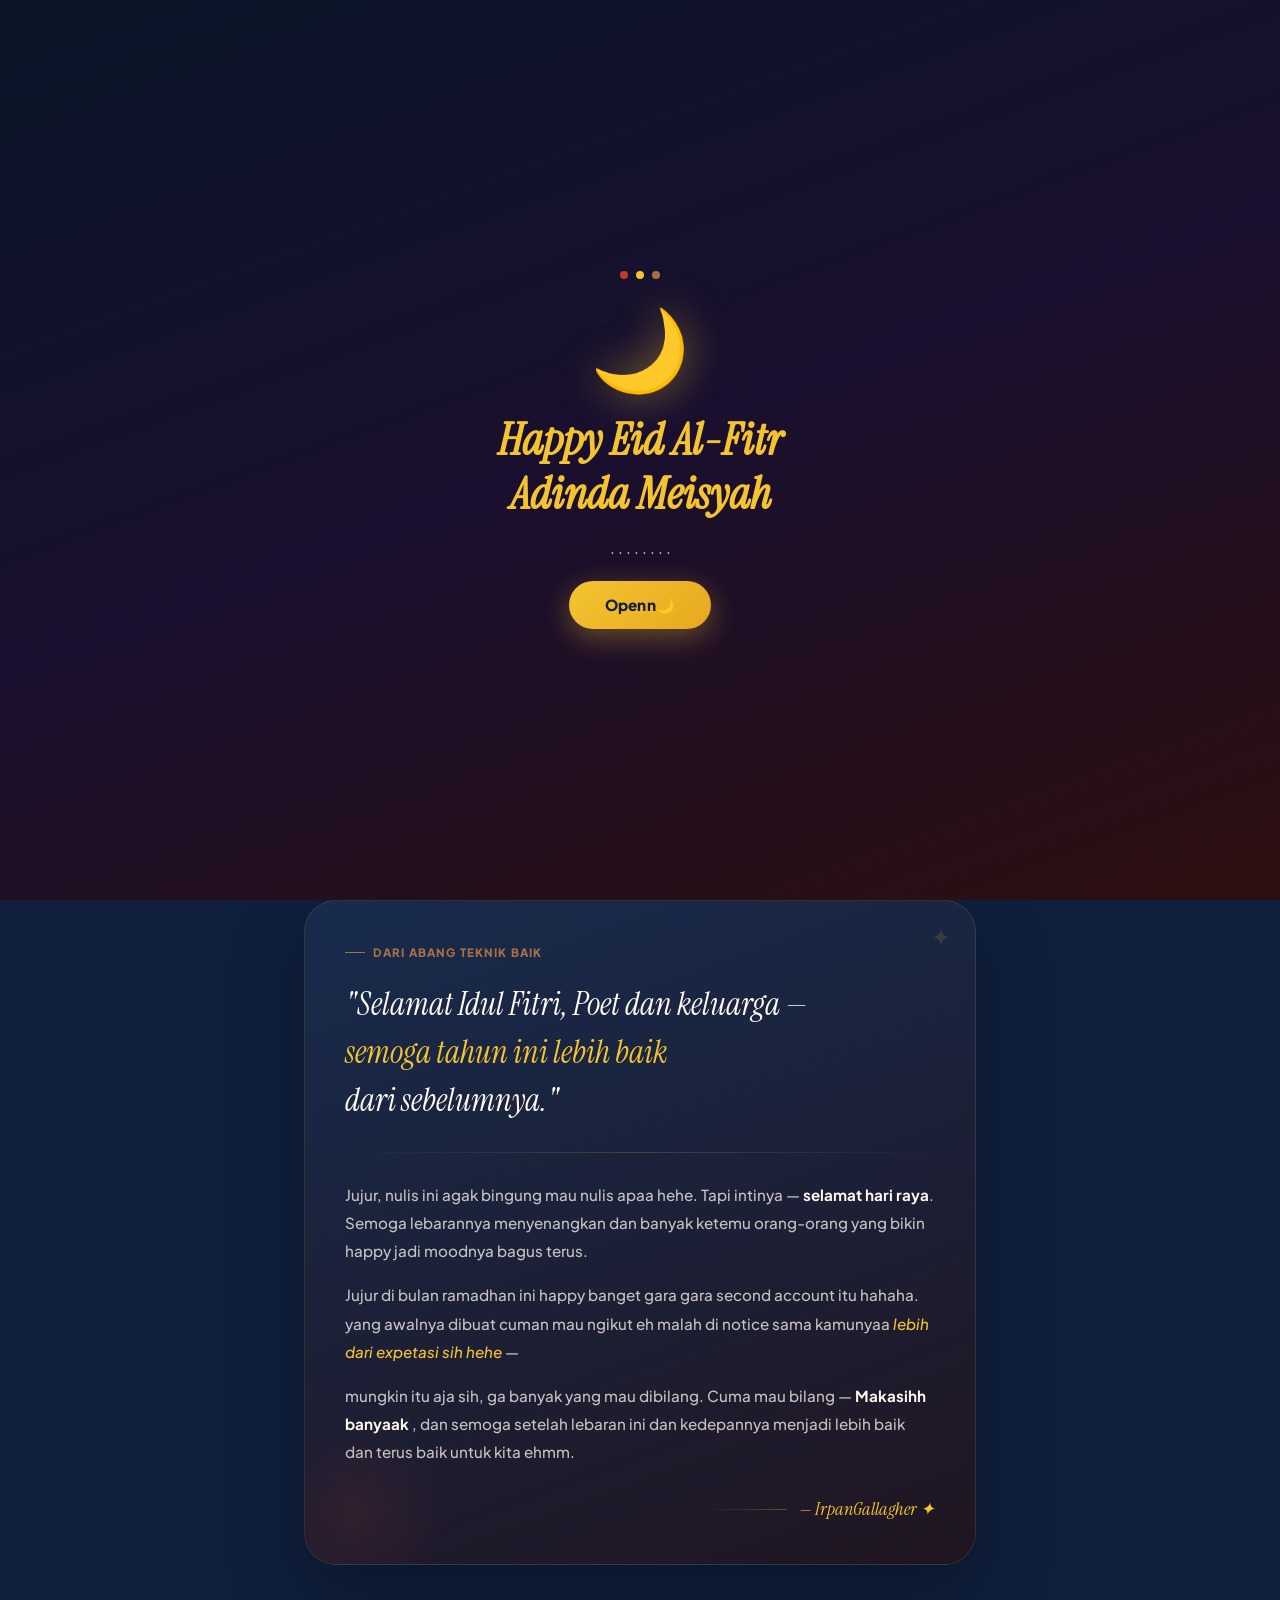
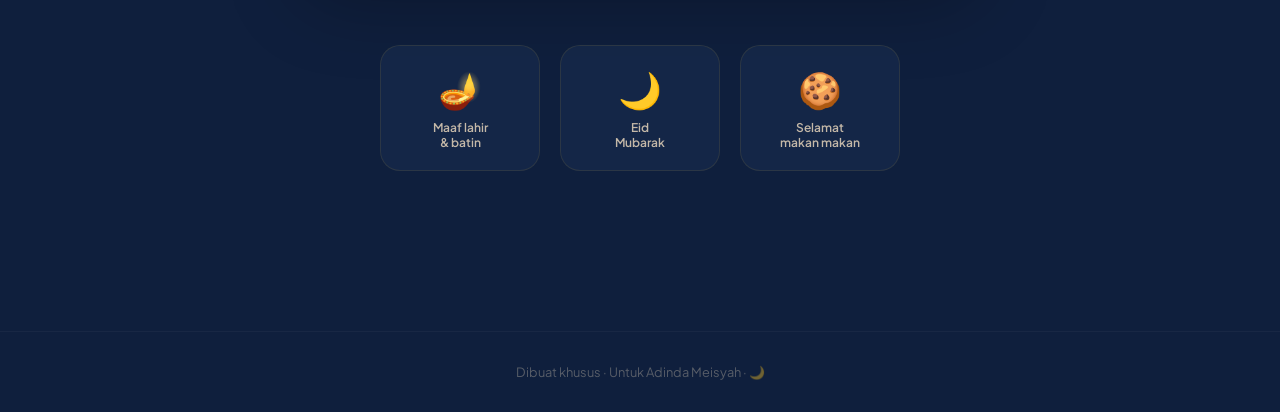
<file: index.html>
<!DOCTYPE html>
<html lang="id">
<head>
  <meta charset="UTF-8" />
  <meta name="viewport" content="width=device-width, initial-scale=1.0" />
  <title>Happy Eid Mubarak🌙</title>
  <link href="https://fonts.googleapis.com/css2?family=Instrument+Serif:ital@0;1&family=Plus+Jakarta+Sans:wght@400;500;600;700;800&display=swap" rel="stylesheet" />
  <style>
    :root {
      --navy:   #0F1F3D;
      --navy2:  #1a2f52;
      --red:    #C0392B;
      --red2:   #e74c3c;
      --brown:  #8B5E3C;
      --brown2: #a97044;
      --gold:   #F4C430;
      --cream:  #FFF8EE;
      --soft:   #c4b8a8;
      --white:  #FFFFFF;
      --ff:     'Plus Jakarta Sans', sans-serif;
      --fd:     'Instrument Serif', serif;
    }

    *, *::before, *::after { margin: 0; padding: 0; box-sizing: border-box; }
    html { scroll-behavior: smooth; }

    body {
      font-family: var(--ff);
      background: var(--navy);
      color: var(--cream);
      overflow-x: hidden;
      min-height: 100vh;
    }

    /* ── Bintang background ── */
    .stars {
      position: fixed; inset: 0; z-index: 0; pointer-events: none;
      overflow: hidden;
    }
    .star {
      position: absolute;
      border-radius: 50%;
      background: white;
      animation: twinkle var(--d, 3s) ease-in-out infinite alternate;
    }
    @keyframes twinkle {
      from { opacity: var(--min, 0.1); transform: scale(1); }
      to   { opacity: var(--max, 0.8); transform: scale(1.3); }
    }

    /* ── Splash ── */
    .splash {
      position: fixed; inset: 0; z-index: 9999;
      display: flex; align-items: center; justify-content: center;
      background: linear-gradient(160deg, #0a1628 0%, #1a0f2e 50%, #2d0f0f 100%);
      transition: opacity 0.7s ease, transform 0.7s ease;
    }
    .splash.hide { opacity: 0; transform: scale(1.06); pointer-events: none; }

    .splash-inner {
      text-align: center;
      display: flex; flex-direction: column; align-items: center; gap: 16px;
      padding: 40px 32px;
    }
    .splash-moon {
      font-size: 5rem;
      animation: moonFloat 2s ease-in-out infinite alternate;
      filter: drop-shadow(0 0 20px rgba(244,196,48,0.5));
    }
    @keyframes moonFloat {
      from { transform: translateY(0) rotate(-5deg); }
      to   { transform: translateY(-16px) rotate(5deg); }
    }
    .splash-title {
      font-family: var(--fd); font-style: italic;
      font-size: clamp(1.8rem, 5vw, 2.8rem);
      color: var(--gold); line-height: 1.2;
    }
    .splash-sub {
      font-size: 0.95rem; color: var(--soft); font-weight: 500;
    }
    .splash-btn {
      margin-top: 8px; padding: 14px 36px;
      border-radius: 50px; border: none; cursor: pointer;
      background: linear-gradient(135deg, var(--gold), #e8a820);
      color: var(--navy); font-family: var(--ff);
      font-size: 0.95rem; font-weight: 800;
      box-shadow: 0 8px 28px rgba(244,196,48,0.35);
      transition: transform 0.2s, box-shadow 0.2s;
      letter-spacing: 0.02em;
    }
    .splash-btn:hover { transform: translateY(-3px); box-shadow: 0 12px 36px rgba(244,196,48,0.45); }

    .splash-dots { display: flex; gap: 8px; }
    .sdot {
      width: 8px; height: 8px; border-radius: 50%;
      animation: bounce 1.4s ease-in-out infinite;
    }
    .sdot:nth-child(1) { background: var(--red);   }
    .sdot:nth-child(2) { background: var(--gold);  animation-delay: 0.2s; }
    .sdot:nth-child(3) { background: var(--brown2); animation-delay: 0.4s; }
    @keyframes bounce { 0%,100%{transform:translateY(0)} 50%{transform:translateY(-8px)} }

    /* ── Progress Bar ── */
    .progress-bar {
      position: fixed; top: 0; left: 0; height: 3px; width: 0%;
      background: linear-gradient(90deg, var(--red), var(--gold), var(--brown2));
      z-index: 999; transition: width 0.1s;
    }

    /* ── Navbar ── */
    .floatnav {
      position: fixed; bottom: 20px; left: 50%;
      transform: translateX(-50%) translateY(20px);
      z-index: 997; opacity: 0; pointer-events: none;
      display: flex; align-items: center; gap: 4px;
      background: rgba(15,31,61,0.92);
      backdrop-filter: blur(20px);
      border-radius: 24px; padding: 10px 14px;
      box-shadow: 0 12px 40px rgba(0,0,0,0.4), 0 0 0 1px rgba(244,196,48,0.15);
      transition: opacity 0.5s ease, transform 0.5s ease;
    }
    .floatnav.visible { opacity: 1; pointer-events: auto; transform: translateX(-50%) translateY(0); }
    .floatnav a {
      display: flex; flex-direction: column; align-items: center; gap: 3px;
      padding: 9px 18px; border-radius: 16px; text-decoration: none;
      font-size: 0.7rem; font-weight: 800; color: var(--soft);
      transition: all 0.2s; white-space: nowrap;
    }
    .floatnav a .nav-icon { font-size: 1.3rem; line-height: 1; }
    .floatnav a:hover { background: rgba(244,196,48,0.1); color: var(--gold); transform: translateY(-2px); }
    .floatnav a.active { background: linear-gradient(135deg, var(--red), var(--brown)); color: white; }
    .nav-divider { width: 1px; height: 32px; background: rgba(255,255,255,0.08); margin: 0 2px; }
    .floatnav a.nav-ruang {
      background: rgba(192,57,43,0.15); color: var(--red2);
      border: 1px solid rgba(192,57,43,0.2);
    }
    .floatnav a.nav-ruang:hover { background: var(--red); color: white; }

    /* ── Layout ── */
    main { position: relative; z-index: 1; padding-bottom: 100px; }

    /* ════════════════════
       SECTION 1 — HERO
       ════════════════════ */
    #hero {
      min-height: 100vh;
      display: flex; align-items: center; justify-content: center;
      text-align: center; padding: 100px 24px 60px;
      position: relative;
    }

    .hero-inner { max-width: 680px; margin: 0 auto; }

    .hero-tag {
      display: inline-flex; align-items: center; gap: 8px;
      background: rgba(244,196,48,0.12);
      border: 1px solid rgba(244,196,48,0.25);
      border-radius: 50px; padding: 6px 18px;
      font-size: 0.78rem; font-weight: 700; color: var(--gold);
      margin-bottom: 28px; letter-spacing: 0.04em;
      animation: fadeUp 0.6s ease both;
    }

    .hero-moon-deco {
      font-size: 4.5rem; margin-bottom: 20px; display: block;
      filter: drop-shadow(0 0 24px rgba(244,196,48,0.4));
      animation: fadeUp 0.6s 0.05s ease both, moonFloat 4s ease-in-out infinite alternate;
    }

    .hero-title {
      font-family: var(--fd); font-style: italic;
      font-size: clamp(2.4rem, 6vw, 4rem);
      line-height: 1.15; margin-bottom: 8px;
      background: linear-gradient(135deg, var(--cream) 30%, var(--gold));
      -webkit-background-clip: text; -webkit-text-fill-color: transparent;
      background-clip: text;
      animation: fadeUp 0.6s 0.1s ease both;
    }

    .hero-subtitle {
      font-size: 1.05rem; color: var(--soft); font-weight: 500;
      margin-bottom: 36px; line-height: 1.6;
      animation: fadeUp 0.6s 0.2s ease both;
    }

    /* Ornamen garis ── */
    .hero-ornament {
      display: flex; align-items: center; justify-content: center;
      gap: 12px; margin-bottom: 36px;
      animation: fadeUp 0.6s 0.25s ease both;
    }
    .orn-line {
      height: 1px; width: 60px;
      background: linear-gradient(90deg, transparent, var(--gold));
    }
    .orn-line.right { background: linear-gradient(90deg, var(--gold), transparent); }
    .orn-diamond { color: var(--gold); font-size: 0.8rem; }

    /* ════════════════════
       SECTION 2 — PESAN
       ════════════════════ */
    #pesan {
      max-width: 720px; margin: 0 auto;
      padding: 0 24px 80px;
    }

    .pesan-card {
      background: linear-gradient(160deg, rgba(26,47,82,0.8), rgba(45,15,15,0.6));
      border: 1px solid rgba(244,196,48,0.12);
      border-radius: 32px; padding: 44px 40px;
      position: relative; overflow: hidden;
      box-shadow: 0 32px 80px rgba(0,0,0,0.3);
      animation: fadeUp 0.6s 0.3s ease both;
    }
    @media (max-width: 480px) { .pesan-card { padding: 32px 24px; } }

    /* Decorative corner */
    .pesan-card::before {
      content: '✦';
      position: absolute; top: 20px; right: 24px;
      font-size: 1.5rem; color: rgba(244,196,48,0.15);
    }
    .pesan-card::after {
      content: '';
      position: absolute; bottom: -40px; left: -40px;
      width: 180px; height: 180px; border-radius: 50%;
      background: radial-gradient(circle, rgba(192,57,43,0.12) 0%, transparent 70%);
      pointer-events: none;
    }

    .pesan-from {
      font-size: 0.72rem; font-weight: 800; letter-spacing: 0.1em;
      text-transform: uppercase; color: var(--brown2);
      margin-bottom: 20px; display: flex; align-items: center; gap: 8px;
    }
    .pesan-from::before {
      content: ''; display: block;
      width: 20px; height: 1px; background: var(--brown2);
    }

    .pesan-main {
      font-family: var(--fd); font-style: italic;
      font-size: clamp(1.5rem, 3.5vw, 2rem);
      line-height: 1.5; color: var(--cream);
      margin-bottom: 28px;
    }
    .pesan-main .highlight {
      color: var(--gold);
      -webkit-text-fill-color: var(--gold);
    }

    .pesan-divider {
      height: 1px; margin: 28px 0;
      background: linear-gradient(90deg, transparent, rgba(244,196,48,0.2), transparent);
    }

    .pesan-body {
      font-size: 0.95rem; line-height: 1.85;
      color: rgba(255,248,238,0.75); font-weight: 500;
    }
    .pesan-body p { margin-bottom: 16px; }
    .pesan-body p:last-child { margin-bottom: 0; }
    .pesan-body strong { color: var(--cream); font-weight: 700; }
    .pesan-body em { font-style: italic; color: var(--gold); }

    .pesan-sign {
      margin-top: 32px;
      display: flex; align-items: center; justify-content: flex-end; gap: 12px;
    }
    .pesan-sign-line {
      height: 1px; flex: 1; max-width: 80px;
      background: linear-gradient(90deg, transparent, rgba(244,196,48,0.3));
    }
    .pesan-sign-name {
      font-family: var(--fd); font-style: italic;
      font-size: 1.1rem; color: var(--gold);
    }

    /* ════════════════════
       SECTION 3 — KETUPAT DECO
       ════════════════════ */
    .deco-section {
      display: flex; justify-content: center; align-items: center;
      gap: 20px; padding: 0 24px 60px;
      animation: fadeUp 0.6s 0.5s ease both;
    }
    .deco-item {
      text-align: center;
      background: rgba(26,47,82,0.5);
      border: 1px solid rgba(244,196,48,0.1);
      border-radius: 20px; padding: 20px 24px;
      flex: 1; max-width: 160px;
      transition: transform 0.3s, box-shadow 0.3s;
    }
    .deco-item:hover { transform: translateY(-4px); box-shadow: 0 16px 40px rgba(0,0,0,0.3); }
    .deco-item .deco-emoji { font-size: 2.2rem; margin-bottom: 8px; display: block; }
    .deco-item .deco-text { font-size: 0.75rem; color: var(--soft); font-weight: 600; }

    /* ════════════════════
       FOOTER
       ════════════════════ */
    footer {
      text-align: center; padding: 32px 24px;
      font-size: 0.8rem; color: rgba(196,184,168,0.4);
      border-top: 1px solid rgba(255,255,255,0.04);
      position: relative; z-index: 1;
    }

    /* ── Reveal animation ── */
    .reveal { opacity: 0; transform: translateY(24px); transition: opacity 0.6s ease, transform 0.6s ease; }
    .reveal.visible { opacity: 1; transform: none; }

    @keyframes fadeUp {
      from { opacity: 0; transform: translateY(24px); }
      to   { opacity: 1; transform: translateY(0); }
    }
  </style>
</head>
<body>

  <!-- Stars -->
  <div class="stars" id="stars"></div>

  <!-- Splash -->
  <div class="splash" id="splash">
    <div class="splash-inner">
      <div class="splash-dots">
        <div class="sdot"></div>
        <div class="sdot"></div>
        <div class="sdot"></div>
      </div>
      <div class="splash-moon">🌙</div>
      <h2 class="splash-title">Happy Eid Al-Fitr<br>Adinda Meisyah</h2>
      <p class="splash-sub">. . . . . . . .</p>
      <button class="splash-btn" id="splashBtn">Openn🌙</button>
    </div>
  </div>

  <!-- Progress bar -->
  <div class="progress-bar" id="progressBar"></div>

  <!-- Audio -->
  <audio id="bgMusic" loop>
    <source src="assets/images/iniabadi.mp3" type="audio/mpeg">
  </audio>

  <!-- Navbar -->
  <nav class="floatnav" id="floatnav">
    <a href="index.html" class="active">
      <span class="nav-icon">🌙</span>Lebaran
    </a>
    <div class="nav-divider"></div>
    <a href="ruang-comingsoon.html" class="nav-ruang">
      <span class="nav-icon">💌</span>Ruang Kamu
    </a>
  </nav>

  <main>

    <!-- HERO -->
    <section id="hero">
      <div class="hero-inner">
        <div class="hero-tag">🌙 Eid Mubarak 1447 H</div>
        <span class="hero-moon-deco">🌙</span>
        <h1 class="hero-title">Happy Eid Mubarak<br></h1>
        <p class="hero-subtitle">
          Minal Aidin wal Faizin —<br>
          mohon maaf lahir dan batin yaa
        </p>
        <div class="hero-ornament">
          <div class="orn-line"></div>
          <span class="orn-diamond">✦</span>
          <div class="orn-line right"></div>
        </div>
      </div>
    </section>

    <!-- PESAN -->
    <section id="pesan">
      <div class="pesan-card reveal">
        <div class="pesan-from">Dari abang teknik baik</div>

        <div class="pesan-main">
          "Selamat Idul Fitri, Poet dan keluarga —<br>
          <span class="highlight">semoga tahun ini lebih baik</span><br>
          dari sebelumnya."
        </div>

        <div class="pesan-divider"></div>

        <div class="pesan-body">
          <p>
            Jujur, nulis ini agak bingung mau nulis apaa hehe.
            Tapi intinya — <strong>selamat hari raya</strong>.
            Semoga lebarannya menyenangkan dan banyak ketemu orang-orang yang bikin happy jadi moodnya bagus terus.
          </p>
          <p>
            Jujur di bulan ramadhan ini happy banget gara gara second account itu hahaha.
            yang awalnya dibuat cuman mau ngikut eh malah di notice sama kamunyaa
            <em>lebih dari expetasi sih hehe</em> — 
          </p>
          <p>
            mungkin itu aja sih, ga banyak yang mau dibilang. Cuma mau bilang —
            <strong>Makasihh banyaak  </strong>, dan semoga setelah lebaran ini dan kedepannya
            menjadi lebih baik dan terus baik untuk kita ehmm.
          </p>
        </div>

        <div class="pesan-sign">
          <div class="pesan-sign-line"></div>
          <div class="pesan-sign-name">— IrpanGallagher ✦</div>
        </div>
      </div>
    </section>

    <!-- DECO -->
    <div class="deco-section reveal">
      <div class="deco-item">
        <span class="deco-emoji">🪔</span>
        <div class="deco-text">Maaf lahir<br>& batin</div>
      </div>
      <div class="deco-item">
        <span class="deco-emoji">🌙</span>
        <div class="deco-text">Eid<br>Mubarak</div>
      </div>
      <div class="deco-item">
        <span class="deco-emoji">🍪</span>
        <div class="deco-text">Selamat<br>makan makan</div>
      </div>
    </div>

  </main>

  <footer>
    Dibuat khusus · Untuk Adinda Meisyah · 🌙
  </footer>

  <script>
    // ── Generate stars ──
    const starsEl = document.getElementById('stars');
    for (let i = 0; i < 80; i++) {
      const s = document.createElement('div');
      s.className = 'star';
      const size = Math.random() * 2.5 + 0.5;
      s.style.cssText = `
        width:${size}px; height:${size}px;
        top:${Math.random()*100}%; left:${Math.random()*100}%;
        --d:${2+Math.random()*4}s;
        --min:${0.05+Math.random()*0.2};
        --max:${0.4+Math.random()*0.6};
        animation-delay:${Math.random()*4}s;
      `;
      starsEl.appendChild(s);
    }

    // ── Progress bar ──
    const bar = document.getElementById('progressBar');
    window.addEventListener('scroll', () => {
      bar.style.width = (window.scrollY / (document.body.scrollHeight - window.innerHeight) * 100) + '%';
    });

    // ── Scroll reveal ──
    const obs = new IntersectionObserver((entries) => {
      entries.forEach(entry => {
        if (entry.isIntersecting) {
          entry.target.classList.add('visible');
          obs.unobserve(entry.target);
        }
      });
    }, { threshold: 0.12 });
    document.querySelectorAll('.reveal').forEach(el => obs.observe(el));

    // ── Navbar reveal on scroll ──
    const floatnav = document.getElementById('floatnav');
    const pesanSection = document.getElementById('pesan');
    const navObs = new IntersectionObserver((entries) => {
      entries.forEach(entry => {
        if (entry.isIntersecting) {
          floatnav.classList.add('visible');
        } else {
          if (pesanSection.getBoundingClientRect().top > 0) {
            floatnav.classList.remove('visible');
          }
        }
      });
    }, { threshold: 0.1 });
    navObs.observe(pesanSection);

    // ── Splash ──
    const splash = document.getElementById('splash');
    const splashBtn = document.getElementById('splashBtn');
    const music = document.getElementById('bgMusic');

    splashBtn.addEventListener('click', () => {
      music.volume = 0.4;
      music.play().catch(() => {});
      splash.classList.add('hide');
      setTimeout(() => splash.style.display = 'none', 700);
    });
  </script>
</body>
</html>
</file>
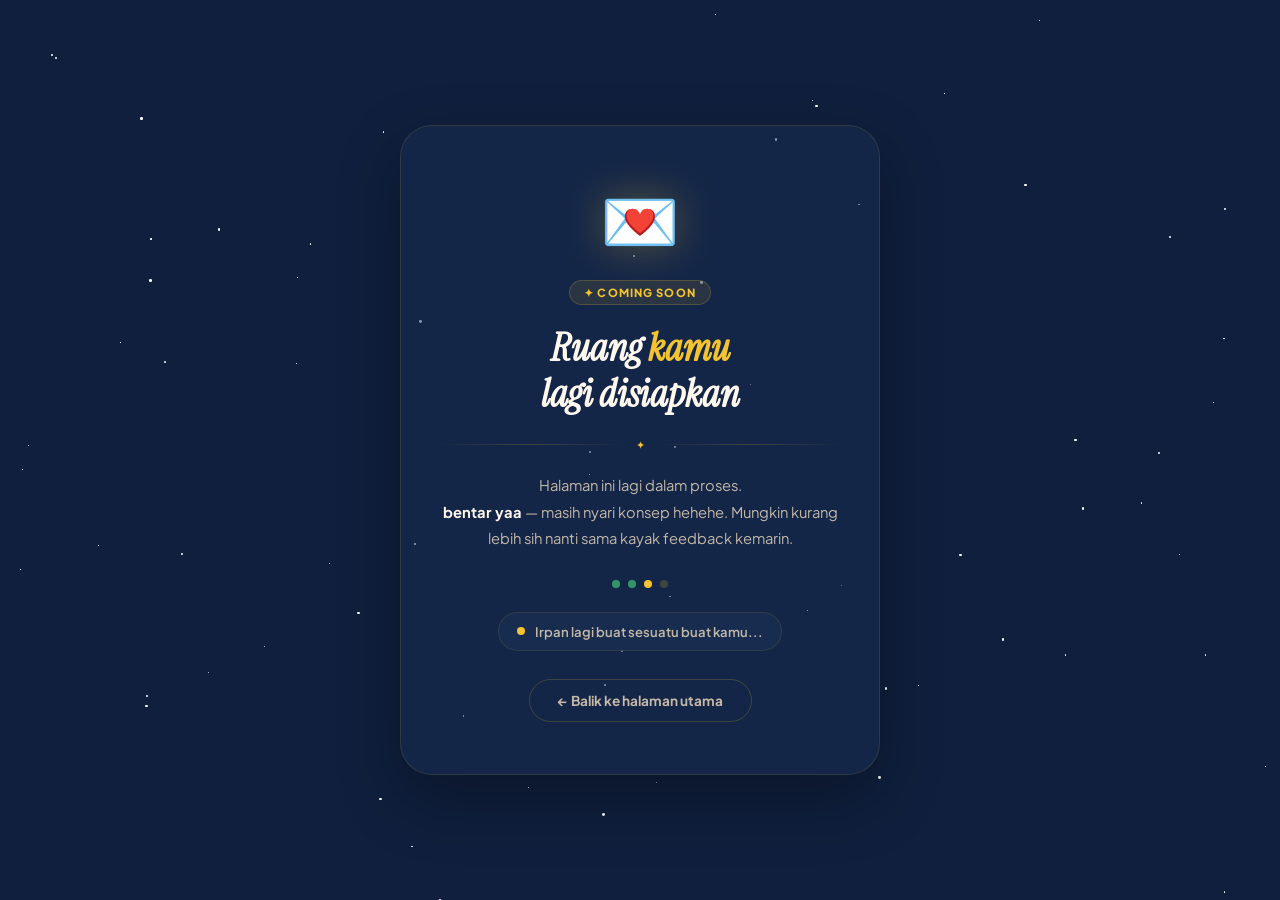
<file: ruang-comingsoon.html>
<!DOCTYPE html>
<html lang="id">
<head>
  <meta charset="UTF-8" />
  <meta name="viewport" content="width=device-width, initial-scale=1.0" />
  <title>Ruang Kamu 💌</title>
  <link href="https://fonts.googleapis.com/css2?family=Instrument+Serif:ital@0;1&family=Plus+Jakarta+Sans:wght@400;500;600;700;800&display=swap" rel="stylesheet" />
  <style>
    :root {
      --navy: #0F1F3D;
      --gold: #F4C430;
      --red:  #C0392B;
      --brown: #8B5E3C;
      --cream: #FFF8EE;
      --soft: #c4b8a8;
      --ff: 'Plus Jakarta Sans', sans-serif;
      --fd: 'Instrument Serif', serif;
    }
    *, *::before, *::after { margin: 0; padding: 0; box-sizing: border-box; }
    html, body { height: 100%; }
    body {
      font-family: var(--ff);
      background: var(--navy);
      color: var(--cream);
      display: flex; align-items: center; justify-content: center;
      min-height: 100vh; overflow: hidden;
    }

    /* Stars */
    .stars { position: fixed; inset: 0; pointer-events: none; z-index: 0; }
    .star { position: absolute; border-radius: 50%; background: white; animation: twinkle var(--d,3s) ease-in-out infinite alternate; }
    @keyframes twinkle { from{opacity:var(--min,.1)} to{opacity:var(--max,.7)} }

    /* Card */
    .card {
      position: relative; z-index: 1;
      max-width: 480px; width: 90%;
      text-align: center;
      padding: 52px 36px;
      background: rgba(26,47,82,0.5);
      border: 1px solid rgba(244,196,48,0.12);
      border-radius: 32px;
      box-shadow: 0 24px 64px rgba(0,0,0,0.3);
      animation: fadeUp 0.7s cubic-bezier(0.34,1.5,0.64,1) both;
    }
    @keyframes fadeUp { from{opacity:0;transform:translateY(24px)} to{opacity:1;transform:translateY(0)} }

    /* Icon */
    .icon {
      font-size: 4rem; margin-bottom: 20px; display: block;
      animation: float 3s ease-in-out infinite alternate;
      filter: drop-shadow(0 0 20px rgba(244,196,48,0.3));
    }
    @keyframes float { from{transform:translateY(0) rotate(-4deg)} to{transform:translateY(-12px) rotate(4deg)} }

    /* Tag */
    .tag {
      display: inline-block;
      background: rgba(244,196,48,0.1);
      border: 1px solid rgba(244,196,48,0.2);
      border-radius: 50px; padding: 4px 14px;
      font-size: 0.7rem; font-weight: 800;
      letter-spacing: 0.1em; text-transform: uppercase;
      color: var(--gold); margin-bottom: 20px;
    }

    /* Title */
    .title {
      font-family: var(--fd); font-style: italic;
      font-size: clamp(1.8rem, 5vw, 2.4rem);
      color: var(--cream); line-height: 1.2;
      margin-bottom: 16px;
    }
    .title span { color: var(--gold); }

    /* Divider */
    .divider {
      display: flex; align-items: center; gap: 12px;
      margin: 20px 0;
    }
    .div-line { flex: 1; height: 1px; background: linear-gradient(90deg,transparent,rgba(244,196,48,0.2),transparent); }
    .div-dot { color: var(--gold); font-size: 0.7rem; }

    /* Message */
    .msg {
      font-size: 0.92rem; color: var(--soft);
      line-height: 1.8; margin-bottom: 28px;
    }
    .msg strong { color: var(--cream); font-weight: 700; }

    /* Chat bubble kecil */
    .bubble {
      display: inline-flex; align-items: center; gap: 10px;
      background: rgba(26,47,82,0.8);
      border: 1px solid rgba(244,196,48,0.1);
      border-radius: 50px; padding: 10px 18px;
      font-size: 0.82rem; font-weight: 600;
      color: var(--soft); margin-bottom: 28px;
      animation: pulse 2.5s ease-in-out infinite;
    }
    @keyframes pulse { 0%,100%{box-shadow:0 0 0 0 rgba(244,196,48,0)} 50%{box-shadow:0 0 0 6px rgba(244,196,48,0.08)} }
    .bubble-dot {
      width: 8px; height: 8px; border-radius: 50%;
      background: var(--gold); flex-shrink: 0;
      animation: blink 1.5s ease-in-out infinite;
    }
    @keyframes blink { 0%,100%{opacity:1} 50%{opacity:0.2} }

    /* Back button */
    .back-btn {
      display: inline-flex; align-items: center; gap: 8px;
      padding: 12px 28px; border-radius: 50px;
      border: 1px solid rgba(244,196,48,0.2);
      background: transparent; color: var(--soft);
      font-family: var(--ff); font-size: 0.85rem; font-weight: 700;
      cursor: pointer; text-decoration: none;
      transition: all 0.2s;
    }
    .back-btn:hover {
      background: rgba(244,196,48,0.08);
      border-color: rgba(244,196,48,0.35);
      color: var(--gold);
    }

    /* Progress dots */
    .progress-dots {
      display: flex; justify-content: center; gap: 8px;
      margin-bottom: 24px;
    }
    .pdot {
      width: 8px; height: 8px; border-radius: 50%;
      background: rgba(244,196,48,0.2);
    }
    .pdot.active { background: var(--gold); }
    .pdot.done   { background: rgba(74,222,128,0.6); }
  </style>
</head>
<body>

  <div class="stars" id="stars"></div>

  <div class="card">
    <span class="icon">💌</span>

    <div class="tag">✦ coming soon</div>

    <h1 class="title">Ruang <span>kamu</span><br>lagi disiapkan</h1>

    <div class="divider">
      <div class="div-line"></div>
      <div class="div-dot">✦</div>
      <div class="div-line"></div>
    </div>

    <p class="msg">
      Halaman ini lagi dalam proses.<br>
      <strong>bentar yaa</strong> — masih nyari konsep hehehe.
      <a>Mungkin kurang lebih sih nanti sama kayak feedback kemarin.</a>
    </p>

    <div class="progress-dots">
      <div class="pdot done"></div>
      <div class="pdot done"></div>
      <div class="pdot active"></div>
      <div class="pdot"></div>
    </div>

    <div class="bubble">
      <div class="bubble-dot"></div>
      Irpan lagi buat sesuatu buat kamu...
    </div>

    <a href="index.html" class="back-btn">
      ← Balik ke halaman utama
    </a>
  </div>

  <script>
    // Stars
    const starsEl = document.getElementById('stars');
    for (let i = 0; i < 70; i++) {
      const s = document.createElement('div');
      s.className = 'star';
      const size = Math.random() * 2.5 + 0.5;
      s.style.cssText = `width:${size}px;height:${size}px;top:${Math.random()*100}%;left:${Math.random()*100}%;--d:${2+Math.random()*4}s;--min:${0.05+Math.random()*0.15};--max:${0.3+Math.random()*0.6};animation-delay:${Math.random()*5}s;`;
      starsEl.appendChild(s);
    }
  </script>
</body>
</html>
</file>
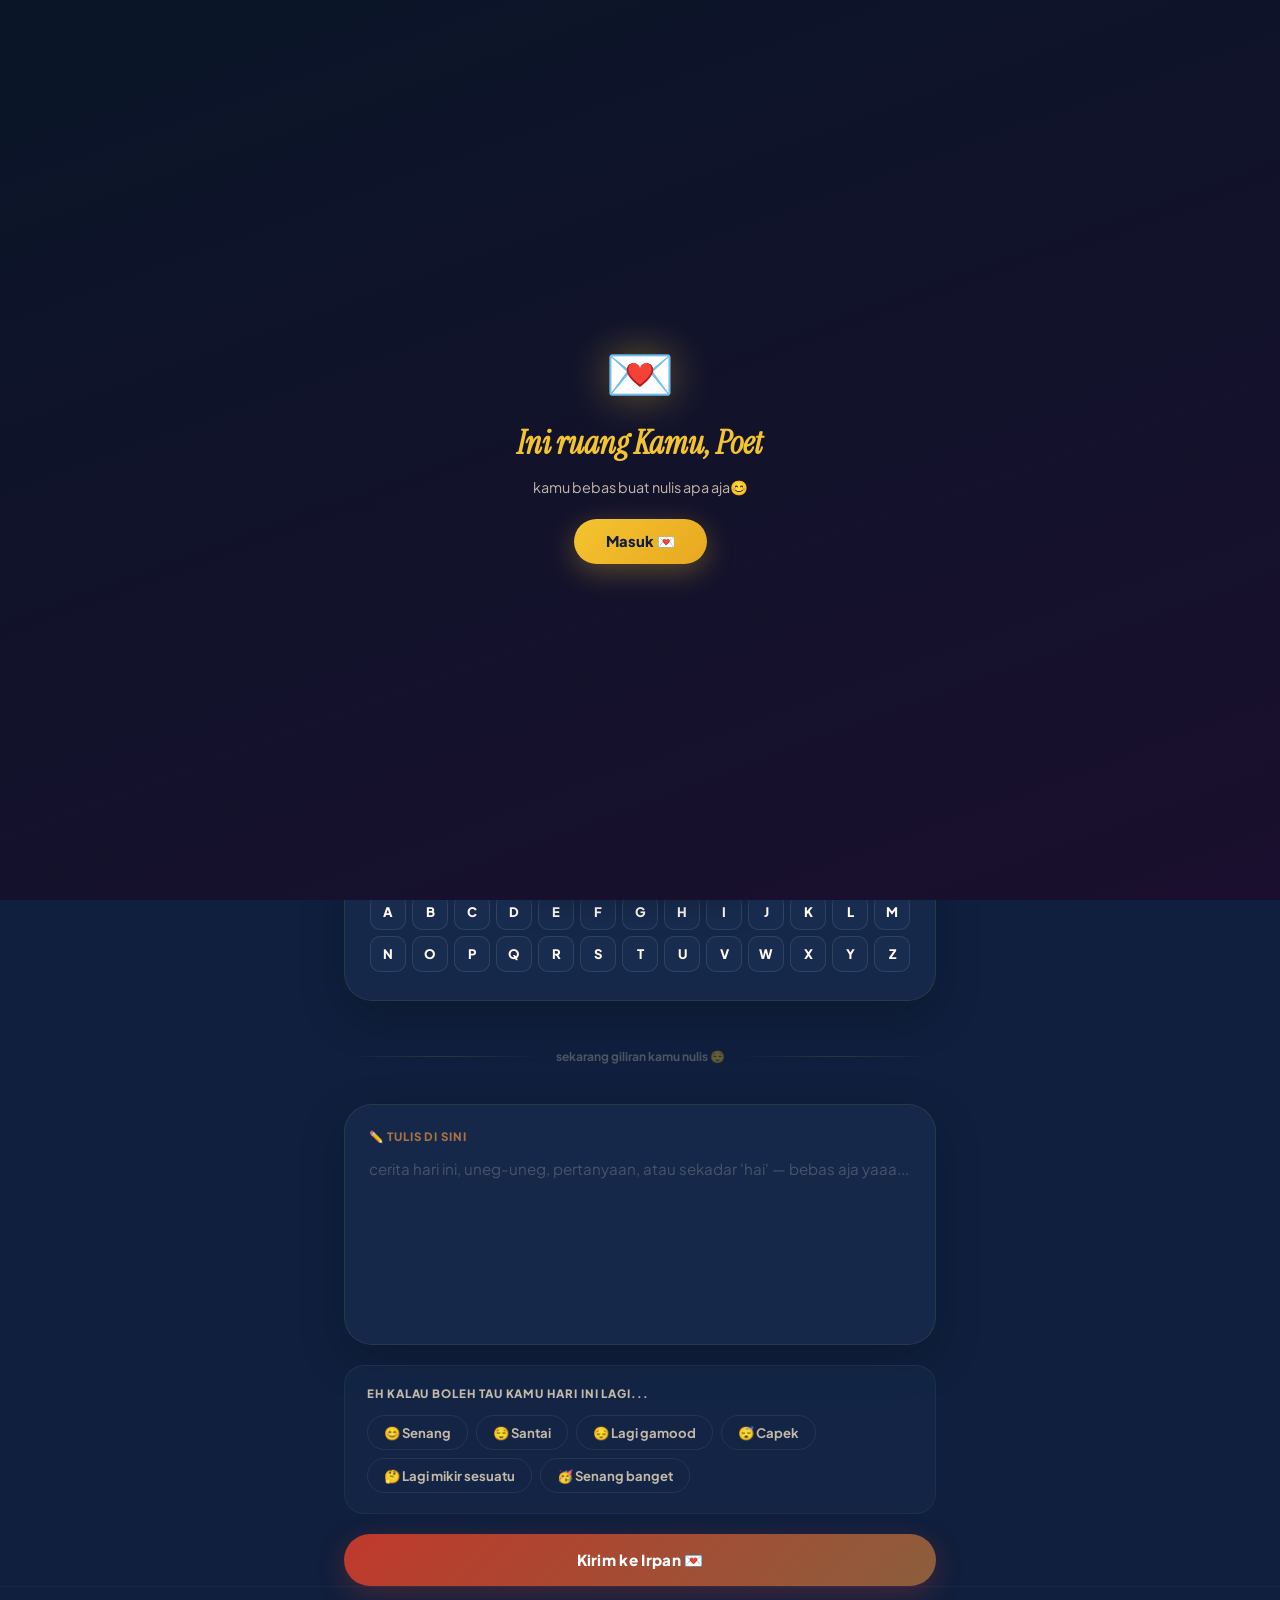
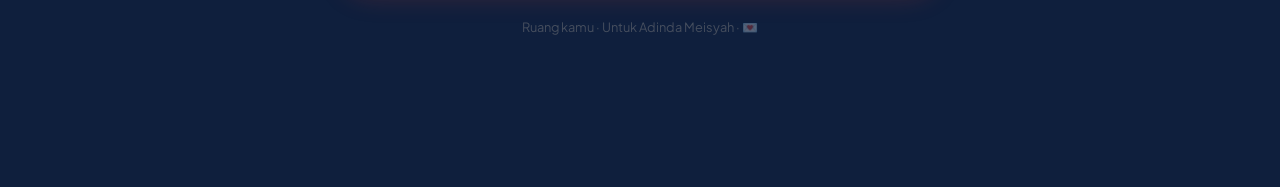
<file: ruang1.html>
<!DOCTYPE html>
<html lang="id">
<head>
  <meta charset="UTF-8" />
  <meta name="viewport" content="width=device-width, initial-scale=1.0" />
  <title>Ruang Kamu 💌</title>
  <link href="https://fonts.googleapis.com/css2?family=Instrument+Serif:ital@0;1&family=Plus+Jakarta+Sans:wght@400;500;600;700;800&display=swap" rel="stylesheet" />
  <style>
    :root {
      --navy:   #0F1F3D;
      --navy2:  #1a2f52;
      --red:    #C0392B;
      --red2:   #e74c3c;
      --brown:  #8B5E3C;
      --brown2: #a97044;
      --gold:   #F4C430;
      --cream:  #FFF8EE;
      --soft:   #c4b8a8;
      --ff:     'Plus Jakarta Sans', sans-serif;
      --fd:     'Instrument Serif', serif;
    }
    *, *::before, *::after { margin: 0; padding: 0; box-sizing: border-box; }
    html { scroll-behavior: smooth; }
    body { font-family: var(--ff); background: var(--navy); color: var(--cream); overflow-x: hidden; min-height: 100vh; padding-bottom: 120px; }

    .stars { position: fixed; inset: 0; z-index: 0; pointer-events: none; overflow: hidden; }
    .star { position: absolute; border-radius: 50%; background: white; animation: twinkle var(--d,3s) ease-in-out infinite alternate; }
    @keyframes twinkle { from{opacity:var(--min,.1);transform:scale(1)} to{opacity:var(--max,.8);transform:scale(1.3)} }

    .progress-bar { position: fixed; top: 0; left: 0; height: 3px; width: 0%; background: linear-gradient(90deg,var(--red),var(--gold),var(--brown2)); z-index: 999; transition: width 0.1s; }

    /* Navbar */
    .floatnav { position: fixed; bottom: 20px; left: 50%; transform: translateX(-50%); z-index: 997; display: flex; align-items: center; gap: 4px; background: rgba(15,31,61,0.92); backdrop-filter: blur(20px); border-radius: 24px; padding: 10px 14px; box-shadow: 0 12px 40px rgba(0,0,0,0.4), 0 0 0 1px rgba(244,196,48,0.15); }
    .floatnav a { display: flex; flex-direction: column; align-items: center; gap: 3px; padding: 9px 18px; border-radius: 16px; text-decoration: none; font-size: 0.7rem; font-weight: 800; color: var(--soft); transition: all 0.2s; white-space: nowrap; }
    .floatnav a .nav-icon { font-size: 1.3rem; line-height: 1; }
    .floatnav a:hover { background: rgba(244,196,48,0.1); color: var(--gold); transform: translateY(-2px); }
    .floatnav a.active { background: linear-gradient(135deg,var(--red),var(--brown)); color: white; }
    .nav-divider { width: 1px; height: 32px; background: rgba(255,255,255,0.08); margin: 0 2px; }
    .floatnav a.nav-ruang { background: rgba(192,57,43,0.2); color: var(--red2); border: 1px solid rgba(192,57,43,0.2); }

    main { position: relative; z-index: 1; }

    /* Hero */
    .page-hero { min-height: 40vh; display: flex; align-items: center; justify-content: center; text-align: center; padding: 110px 24px 40px; }
    .page-hero-inner { max-width: 560px; }
    .page-tag { display: inline-flex; align-items: center; gap: 8px; background: rgba(192,57,43,0.12); border: 1px solid rgba(192,57,43,0.25); border-radius: 50px; padding: 6px 18px; font-size: 0.78rem; font-weight: 700; color: var(--red2); margin-bottom: 24px; letter-spacing: 0.04em; animation: fadeUp 0.5s ease both; }
    .page-title { font-family: var(--fd); font-style: italic; font-size: clamp(2rem,5vw,3rem); color: var(--cream); line-height: 1.2; margin-bottom: 14px; animation: fadeUp 0.5s 0.1s ease both; }
    .page-title span { color: var(--gold); }
    .page-sub { font-size: 0.95rem; color: var(--soft); line-height: 1.75; animation: fadeUp 0.5s 0.2s ease both; }

    /* Chat bubble */
    .intro-wrap { max-width: 640px; margin: 0 auto 40px; padding: 0 24px; animation: fadeUp 0.5s 0.3s ease both; }
    .chat-typing { display: flex; align-items: flex-end; gap: 10px; margin-bottom: 8px; opacity: 0; animation: showThen 0.3s ease 0.5s forwards, hideThen 0.2s ease 1.1s forwards; }
    @keyframes showThen { to{opacity:1} }
    @keyframes hideThen { to{opacity:0;height:0;overflow:hidden;margin:0} }
    .typing-avatar { width: 36px; height: 36px; border-radius: 50%; background: linear-gradient(135deg,var(--red),var(--brown)); display: flex; align-items: center; justify-content: center; font-size: 1rem; flex-shrink: 0; }
    .typing-bubble { background: rgba(26,47,82,0.9); border-radius: 18px 18px 18px 4px; padding: 12px 16px; display: flex; align-items: center; gap: 5px; border: 1px solid rgba(255,255,255,0.06); }
    .typing-dot { width: 7px; height: 7px; border-radius: 50%; background: var(--soft); opacity: 0.4; animation: dotBounce 1s ease-in-out infinite; }
    .typing-dot:nth-child(2){animation-delay:.18s} .typing-dot:nth-child(3){animation-delay:.36s}
    @keyframes dotBounce { 0%,80%,100%{transform:translateY(0);opacity:0.4} 40%{transform:translateY(-6px);opacity:1} }
    .chat-bubble-wrap { display: flex; align-items: flex-end; gap: 10px; opacity: 0; animation: fadeUp 0.6s cubic-bezier(0.34,1.5,0.64,1) 1.2s forwards, bubbleFloat 4s ease-in-out 2s infinite; }
    @keyframes bubbleFloat { 0%,100%{transform:translateY(0)} 50%{transform:translateY(-5px)} }
    .chat-avatar { width: 36px; height: 36px; border-radius: 50%; background: linear-gradient(135deg,var(--red),var(--brown)); display: flex; align-items: center; justify-content: center; font-size: 1rem; flex-shrink: 0; }
    .chat-bubble { display: inline-block; max-width: 400px; background: rgba(26,47,82,0.9); border-radius: 18px 18px 18px 4px; padding: 12px 16px 8px; border: 1px solid rgba(244,196,48,0.1); box-shadow: 0 8px 32px rgba(0,0,0,0.2); }
    .chat-bubble:hover { animation-play-state: paused; }
    .chat-name { font-size: 0.68rem; font-weight: 900; color: var(--brown2); margin-bottom: 4px; }
    .chat-text { font-size: 0.9rem; font-weight: 500; color: var(--soft); line-height: 1.6; }
    .chat-text em { font-style: italic; color: var(--gold); }
    .chat-time { font-size: 0.62rem; color: rgba(196,184,168,0.4); margin-top: 5px; text-align: right; opacity: 0; animation: fadeUp 0.3s ease 1.9s forwards; }

    /* ══════════════════════════
       TEBAK KATA — dari emoji hint
       ══════════════════════════════ */
    .tebak-section {
      max-width: 640px; margin: 0 auto 48px;
      padding: 0 24px;
      animation: fadeUp 0.5s 0.4s ease both;
    }
    .tebak-title {
      font-family: var(--fd); font-style: italic;
      font-size: 1.3rem; color: var(--gold);
      text-align: center; margin-bottom: 4px;
    }
    .tebak-subtitle { font-size: 0.82rem; color: var(--soft); text-align: center; margin-bottom: 24px; }

    .tebak-card {
      background: rgba(26,47,82,0.6);
      border: 1px solid rgba(244,196,48,0.1);
      border-radius: 28px; padding: 28px 24px;
      box-shadow: 0 16px 48px rgba(0,0,0,0.2);
    }

    /* Info bar */
    .tebak-bar {
      display: flex; justify-content: space-between; align-items: center;
      margin-bottom: 20px;
    }
    .tebak-soal-num {
      font-size: 0.7rem; font-weight: 800; text-transform: uppercase;
      letter-spacing: 0.08em; color: var(--soft);
    }
    .tebak-score-wrap {
      display: flex; align-items: center; gap: 6px;
      font-size: 0.78rem; font-weight: 800; color: var(--gold);
    }

    /* Emoji hint */
    .tebak-hint {
      text-align: center; margin-bottom: 20px;
      font-size: 2.8rem; letter-spacing: 8px;
      line-height: 1.2;
    }
    .tebak-clue {
      text-align: center; margin-bottom: 20px;
      font-size: 0.82rem; color: var(--soft);
      font-style: italic;
    }

    /* Huruf blank */
    .tebak-blanks {
      display: flex; justify-content: center;
      flex-wrap: wrap; gap: 8px; margin-bottom: 22px;
    }
    .tebak-blank {
      width: 36px; height: 40px;
      border-bottom: 2px solid rgba(244,196,48,0.4);
      display: flex; align-items: center; justify-content: center;
      font-size: 1.1rem; font-weight: 800; color: var(--cream);
      text-transform: uppercase;
      transition: all 0.2s;
    }
    .tebak-blank.filled { border-color: var(--gold); color: var(--gold); }
    .tebak-blank.correct { border-color: #4ade80; color: #4ade80; }
    .tebak-blank.wrong   { border-color: var(--red2); color: var(--red2); animation: shake 0.3s ease; }
    @keyframes shake { 0%,100%{transform:translateX(0)} 25%{transform:translateX(-4px)} 75%{transform:translateX(4px)} }

    /* Keyboard */
    .tebak-keyboard {
      display: flex; flex-wrap: wrap;
      justify-content: center; gap: 6px;
    }
    .tebak-key {
      width: 36px; height: 36px; border-radius: 10px;
      border: 1px solid rgba(255,255,255,0.1);
      background: rgba(26,47,82,0.8);
      color: var(--cream); font-family: var(--ff);
      font-size: 0.82rem; font-weight: 800;
      cursor: pointer; transition: all 0.15s;
      display: flex; align-items: center; justify-content: center;
      text-transform: uppercase;
    }
    .tebak-key:hover:not(:disabled) { background: rgba(244,196,48,0.15); border-color: rgba(244,196,48,0.3); color: var(--gold); }
    .tebak-key:disabled { opacity: 0.25; cursor: not-allowed; }
    .tebak-key.used-correct { background: rgba(74,222,128,0.15); border-color: #4ade80; color: #4ade80; }
    .tebak-key.used-wrong   { background: rgba(192,57,43,0.15); border-color: var(--red2); color: var(--red2); }

    /* Nyawa */
    .tebak-lives {
      text-align: center; margin-bottom: 16px;
      font-size: 1.1rem; letter-spacing: 4px;
    }

    /* Feedback */
    .tebak-feedback {
      text-align: center; min-height: 28px;
      font-size: 0.88rem; font-weight: 700;
      color: var(--gold); margin-bottom: 16px;
      font-style: italic;
      transition: all 0.3s;
    }

    /* Result overlay */
    .tebak-result {
      display: none; text-align: center;
      padding: 20px 0 4px;
    }
    .tebak-result.show { display: block; animation: fadeUp 0.4s ease both; }
    .tebak-result-emoji { font-size: 2.5rem; margin-bottom: 8px; }
    .tebak-result-title {
      font-family: var(--fd); font-style: italic;
      font-size: 1.2rem; color: var(--cream); margin-bottom: 6px;
    }
    .tebak-result-msg { font-size: 0.85rem; color: var(--soft); margin-bottom: 16px; }
    .tebak-next-btn {
      padding: 11px 28px; border-radius: 50px; border: none; cursor: pointer;
      background: linear-gradient(135deg, var(--gold), #e8a820);
      color: var(--navy); font-family: var(--ff);
      font-size: 0.88rem; font-weight: 800;
      box-shadow: 0 6px 20px rgba(244,196,48,0.3);
      transition: transform 0.2s;
    }
    .tebak-next-btn:hover { transform: translateY(-2px); }

    /* ── Form area ── */
    .ruang-wrap { max-width: 640px; margin: 0 auto; padding: 0 24px; display: flex; flex-direction: column; gap: 20px; }
    .ruang-textarea-wrap { background: rgba(26,47,82,0.6); border: 1px solid rgba(244,196,48,0.1); border-radius: 28px; padding: 24px; box-shadow: 0 16px 48px rgba(0,0,0,0.2); animation: fadeUp 0.5s 0.5s ease both; transition: border-color 0.3s, box-shadow 0.3s; }
    .ruang-textarea-wrap:focus-within { border-color: rgba(244,196,48,0.25); box-shadow: 0 16px 48px rgba(0,0,0,0.3), 0 0 0 3px rgba(244,196,48,0.05); }
    .ruang-label { font-size: 0.72rem; font-weight: 800; text-transform: uppercase; letter-spacing: 0.08em; color: var(--brown2); margin-bottom: 12px; display: flex; align-items: center; gap: 8px; }
    textarea { width: 100%; background: transparent; border: none; outline: none; font-family: var(--ff); font-size: 0.95rem; color: var(--cream); line-height: 1.75; resize: none; min-height: 160px; }
    textarea::placeholder { color: rgba(196,184,168,0.3); }
    .mood-wrap { background: rgba(26,47,82,0.4); border: 1px solid rgba(255,255,255,0.05); border-radius: 20px; padding: 20px 22px; animation: fadeUp 0.5s 0.6s ease both; }
    .mood-label { font-size: 0.72rem; font-weight: 800; text-transform: uppercase; letter-spacing: 0.08em; color: var(--soft); margin-bottom: 14px; }
    .mood-options { display: flex; flex-wrap: wrap; gap: 8px; }
    .mood-btn { padding: 8px 16px; border-radius: 50px; cursor: pointer; border: 1px solid rgba(255,255,255,0.08); background: transparent; color: var(--soft); font-family: var(--ff); font-size: 0.82rem; font-weight: 700; transition: all 0.2s; }
    .mood-btn:hover { border-color: rgba(244,196,48,0.3); color: var(--gold); }
    .mood-btn.selected { background: rgba(244,196,48,0.12); border-color: rgba(244,196,48,0.4); color: var(--gold); }
    .submit-btn { width: 100%; padding: 16px; border-radius: 50px; border: none; cursor: pointer; background: linear-gradient(135deg,var(--red),var(--brown)); color: white; font-family: var(--ff); font-size: 0.95rem; font-weight: 800; box-shadow: 0 8px 28px rgba(192,57,43,0.3); transition: transform 0.2s, box-shadow 0.2s, opacity 0.2s; animation: fadeUp 0.5s 0.7s ease both; letter-spacing: 0.02em; }
    .submit-btn:hover { transform: translateY(-3px); box-shadow: 0 12px 36px rgba(192,57,43,0.4); }
    .submit-btn:disabled { opacity: 0.5; cursor: not-allowed; transform: none; }
    .sending-indicator { display: none; text-align: center; font-size: 0.88rem; font-weight: 600; color: var(--soft); padding: 12px; }
    .sending-indicator.show { display: block; }
    .error-card { display: none; background: rgba(192,57,43,0.1); border: 1px solid rgba(192,57,43,0.2); border-radius: 16px; padding: 16px 20px; text-align: center; font-size: 0.88rem; color: var(--red2); font-weight: 600; }
    .error-card.show { display: block; }
    .result-card { display: none; background: linear-gradient(160deg,rgba(26,47,82,0.8),rgba(45,15,15,0.5)); border: 1px solid rgba(244,196,48,0.15); border-radius: 28px; padding: 40px 32px; text-align: center; box-shadow: 0 24px 60px rgba(0,0,0,0.3); }
    .result-card.show { display: block; animation: fadeUp 0.5s ease both; }
    .result-emoji { font-size: 3rem; margin-bottom: 14px; }
    .result-title { font-family: var(--fd); font-style: italic; font-size: 1.5rem; color: var(--gold); margin-bottom: 10px; }
    .result-msg { font-size: 0.92rem; color: var(--soft); line-height: 1.8; margin-bottom: 16px; }
    .result-mood { display: inline-block; background: rgba(244,196,48,0.1); border: 1px solid rgba(244,196,48,0.2); border-radius: 50px; padding: 5px 16px; font-size: 0.78rem; font-weight: 700; color: var(--gold); margin-bottom: 16px; }
    .result-reply { background: rgba(192,57,43,0.08); border-radius: 20px; padding: 18px 20px; margin-top: 16px; font-size: 0.88rem; color: var(--soft); line-height: 1.75; text-align: left; }
    .result-reply-name { font-size: 0.68rem; font-weight: 800; text-transform: uppercase; letter-spacing: 0.08em; color: var(--brown2); margin-bottom: 8px; }
    .result-reply-text { color: rgba(255,248,238,0.75); font-style: italic; white-space: pre-wrap; word-wrap: break-word; }

    /* section divider */
    .section-divider {
      max-width: 640px; margin: 0 auto 40px;
      padding: 0 24px; display: flex; align-items: center; gap: 16px;
      animation: fadeUp 0.5s 0.45s ease both;
    }
    .div-line { flex: 1; height: 1px; background: linear-gradient(90deg, transparent, rgba(244,196,48,0.15), transparent); }
    .div-text { font-size: 0.75rem; font-weight: 700; color: rgba(196,184,168,0.35); white-space: nowrap; }

    footer { text-align: center; padding: 32px 24px; font-size: 0.8rem; color: rgba(196,184,168,0.3); border-top: 1px solid rgba(255,255,255,0.04); position: relative; z-index: 1; }

    @keyframes fadeUp { from{opacity:0;transform:translateY(20px)} to{opacity:1;transform:translateY(0)} }
  </style>
</head>
<body>

  <div class="stars" id="stars"></div>
  <div class="progress-bar" id="progressBar"></div>

  <audio id="bgMusic" loop>
    <source src="assets/images/snozee.mp3" type="audio/mpeg">
  </audio>

  <!-- Splash -->
  <div class="splash" id="splash" style="position:fixed;inset:0;z-index:9999;display:flex;align-items:center;justify-content:center;background:linear-gradient(160deg,#0a1628,#1a0f2e);transition:opacity 0.6s ease,transform 0.6s ease;">
    <div style="text-align:center;display:flex;flex-direction:column;align-items:center;gap:14px;padding:40px 32px;">
      <div style="font-size:3.5rem;animation:moonFloat 2s ease-in-out infinite alternate;filter:drop-shadow(0 0 20px rgba(244,196,48,0.4))">💌</div>
      <h2 style="font-family:'Instrument Serif',serif;font-style:italic;font-size:2rem;color:#F4C430;">Ini ruang Kamu, Poet</h2>
      <p style="font-size:0.9rem;color:#c4b8a8;">kamu bebas buat nulis apa aja😊</p>
      <button id="splashBtn" style="margin-top:8px;padding:13px 32px;border-radius:50px;border:none;cursor:pointer;background:linear-gradient(135deg,#F4C430,#e8a820);color:#0F1F3D;font-family:'Plus Jakarta Sans',sans-serif;font-size:0.92rem;font-weight:800;box-shadow:0 8px 28px rgba(244,196,48,0.3);">Masuk 💌</button>
    </div>
  </div>

  <nav class="floatnav">
    <a href="index.html"><span class="nav-icon">🌙</span>Lebaran</a>
    <div class="nav-divider"></div>
    <a href="ruang.html" class="nav-ruang active"><span class="nav-icon">💌</span>Ruang Kamu</a>
  </nav>

  <main>

    <div class="page-hero">
      <div class="page-hero-inner">
        <div class="page-tag">Only Poet</div>
        <h1 class="page-title">Ini <span>ruangmu</span></h1>
        <p class="page-sub">Nggak ada aturan di sini.<br>Mau cerita, curhat, ngeluh, atau sekadar nulis "hai" — semua boleh.</p>
      </div>
    </div>

    <!-- Chat bubble -->
    <div class="intro-wrap">
      <div class="chat-typing">
        <div class="typing-avatar">⚽</div>
        <div class="typing-bubble">
          <div class="typing-dot"></div><div class="typing-dot"></div><div class="typing-dot"></div>
        </div>
      </div>
      <div class="chat-bubble-wrap">
        <div class="chat-avatar">⚽</div>
        <div class="chat-bubble">
          <div class="chat-name">IrpanGallagher</div>
          <div class="chat-text"><em>Ini tempat kamu.</em> Tulis apapun yang mau kamu bilang — ntar aku baca semuanya😉</div>
          <div class="chat-time">delivered ✓✓</div>
        </div>
      </div>
    </div>

    <!-- ══════════════════════════
         TEBAK KATA — dari emoji hint
         ══════════════════════════════ -->
    <div class="tebak-section">
      <div class="tebak-title">✏️ Tebak Kata</div>
      <div class="tebak-subtitle">tebak kata dari hint emoji di atas — ketuk hurufnya 😄</div>

      <div class="tebak-card">
        <div class="tebak-bar">
          <div class="tebak-soal-num" id="soalNum">Soal 1 / 8</div>
          <div class="tebak-score-wrap">⭐ <span id="tebakScore">0</span></div>
        </div>

        <div class="tebak-lives" id="tebakLives">❤️❤️❤️</div>
        <div class="tebak-hint" id="tebakHint"></div>
        <div class="tebak-clue" id="tebakClue"></div>
        <div class="tebak-blanks" id="tebakBlanks"></div>
        <div class="tebak-feedback" id="tebakFeedback"></div>
        <div class="tebak-keyboard" id="tebakKeyboard"></div>

        <div class="tebak-result" id="tebakResult">
          <div class="tebak-result-emoji" id="tebakResEmoji"></div>
          <div class="tebak-result-title" id="tebakResTitle"></div>
          <div class="tebak-result-msg" id="tebakResMsg"></div>
          <button class="tebak-next-btn" id="tebakNextBtn" onclick="nextSoal()">Lanjut ➜</button>
        </div>
      </div>
    </div>

    <!-- Divider -->
    <div class="section-divider">
      <div class="div-line"></div>
      <div class="div-text">sekarang giliran kamu nulis 😌</div>
      <div class="div-line"></div>
    </div>

    <!-- Form -->
    <div class="ruang-wrap">
      <div class="ruang-textarea-wrap">
        <div class="ruang-label">✏️ Tulis di sini</div>
        <textarea id="mainText" rows="6" placeholder="cerita hari ini, uneg-uneg, pertanyaan, atau sekadar 'hai' — bebas aja yaaa..."></textarea>
      </div>

      <div class="mood-wrap">
        <div class="mood-label">eh kalau boleh tau kamu hari ini lagi...</div>
        <div class="mood-options">
          <button class="mood-btn" onclick="selectMood(this)" data-mood="😊 Senang">😊 Senang</button>
          <button class="mood-btn" onclick="selectMood(this)" data-mood="😌 Santai">😌 Santai</button>
          <button class="mood-btn" onclick="selectMood(this)" data-mood="😔 Lagi gamood">😔 Lagi gamood</button>
          <button class="mood-btn" onclick="selectMood(this)" data-mood="😴 Capek">😴 Capek</button>
          <button class="mood-btn" onclick="selectMood(this)" data-mood="🤔 Lagi mikir sesuatu">🤔 Lagi mikir sesuatu</button>
          <button class="mood-btn" onclick="selectMood(this)" data-mood="🥳 Senang banget">🥳 Senang banget</button>
        </div>
      </div>

      <button class="submit-btn" id="submitBtn" onclick="submitRuang()">Kirim ke Irpan 💌</button>
      <div class="sending-indicator" id="sendingIndicator">⏳ Lagi dikirim... tunggu sebentar</div>
      <div class="error-card" id="errorCard">😢 Gagal terkirim. Coba lagi ya, atau laporan ke Irpan langsung!</div>

      <div class="result-card" id="resultCard">
        <div class="result-emoji" id="resultEmoji"></div>
        <div class="result-title" id="resultTitle"></div>
        <div class="result-mood" id="resultMood" style="display:none"></div>
        <div class="result-msg" id="resultMsg"></div>
        <div class="result-reply" id="resultReply" style="display:none">
          <div class="result-reply-name">Pesanmu</div>
          <div class="result-reply-text" id="resultReplyText"></div>
        </div>
      </div>
    </div>

  </main>

  <footer>Ruang kamu · Untuk Adinda Meisyah · 💌</footer>

  <script>
  // ── Stars background ──
  const starsEl = document.getElementById('stars');
  for (let i = 0; i < 60; i++) {
    const s = document.createElement('div');
    s.className = 'star';
    const size = Math.random() * 2 + 0.5;
    s.style.cssText = `width:${size}px;height:${size}px;top:${Math.random()*100}%;left:${Math.random()*100}%;--d:${2+Math.random()*4}s;--min:${0.05+Math.random()*0.15};--max:${0.3+Math.random()*0.5};animation-delay:${Math.random()*4}s;`;
    starsEl.appendChild(s);
  }

  // ── Progress bar ──
  window.addEventListener('scroll', () => {
    const bar = document.getElementById('progressBar');
    bar.style.width = (window.scrollY / (document.body.scrollHeight - window.innerHeight) * 100) + '%';
  });

  // ── Splash ──
  const splash = document.getElementById('splash');
  document.getElementById('splashBtn').addEventListener('click', () => {
    const music = document.getElementById('bgMusic');
    music.volume = 0.4;
    music.play().catch(() => {});
    splash.style.opacity = '0';
    splash.style.transform = 'scale(1.05)';
    setTimeout(() => splash.style.display = 'none', 650);
  });

  // ════════════════════════
  // TEBAK KATA
  // ════════════════════════
  const soalList = [
    { hint: '🌙✨🌟', kata: 'MALAM',    clue: 'waktu langit gelap berbintang' },
    { hint: '😊💬🤝', kata: 'NGOBROL',  clue: 'kegiatan yang seru kalau sama orang yang asik' },
    { hint: '🎵🎶❤️', kata: 'LAGU',     clue: 'yang enak didengar saat santai' },
    { hint: '🌸😌🌿', kata: 'TENANG',   clue: 'perasaan yang menyenangkan' },
    { hint: '📱💬⏰',  kata: 'CHAT',    clue: 'cara kita komunikasi sehari-hari' },
    { hint: '🌙🪔✨', kata: 'LEBARAN',  clue: 'momen yang penuh kebahagiaan' },
    { hint: '😊🌟💙', kata: 'SENANG',   clue: 'perasaan yang muncul saat hal baik terjadi' },
    { hint: '🤝💬😌', kata: 'KENAL',    clue: 'yang terjadi saat dua orang bertemu pertama kali' },
  ];

  let soalIdx    = 0;
  let tScore     = 0;
  let tLives     = 3;
  let tGuessed   = [];
  let tWrong     = [];
  let tDone      = false;

  function renderSoal() {
    const s = soalList[soalIdx];
    tGuessed = []; tWrong = []; tDone = false;

    document.getElementById('soalNum').textContent     = `Soal ${soalIdx + 1} / ${soalList.length}`;
    document.getElementById('tebakHint').textContent   = s.hint;
    document.getElementById('tebakClue').textContent   = `"${s.clue}"`;
    document.getElementById('tebakFeedback').textContent = '';
    document.getElementById('tebakResult').classList.remove('show');
    renderLives();
    renderBlanks(s.kata);
    renderKeyboard();
  }

  function renderLives() {
    document.getElementById('tebakLives').textContent = '❤️'.repeat(tLives) + '🖤'.repeat(3 - tLives);
  }

  function renderBlanks(kata) {
    const wrap = document.getElementById('tebakBlanks');
    wrap.innerHTML = '';
    kata.split('').forEach(h => {
      const d = document.createElement('div');
      d.className = 'tebak-blank';
      d.id = `blank-${h}-${Math.random()}`;
      if (tGuessed.includes(h)) {
        d.textContent = h;
        d.classList.add('filled');
      } else {
        d.textContent = '';
      }
      wrap.appendChild(d);
    });
    // re-render pakai huruf unik per posisi
    wrap.innerHTML = '';
    kata.split('').forEach((h, i) => {
      const d = document.createElement('div');
      d.className = 'tebak-blank' + (tGuessed.includes(h) ? ' filled' : '');
      d.id = `blank-${i}`;
      d.textContent = tGuessed.includes(h) ? h : '';
      wrap.appendChild(d);
    });
  }

  function renderKeyboard() {
    const kb = document.getElementById('tebakKeyboard');
    kb.innerHTML = '';
    'ABCDEFGHIJKLMNOPQRSTUVWXYZ'.split('').forEach(h => {
      const btn = document.createElement('button');
      btn.className = 'tebak-key';
      btn.textContent = h;
      const s = soalList[soalIdx];
      if (tGuessed.includes(h)) {
        btn.classList.add(s.kata.includes(h) ? 'used-correct' : 'used-wrong');
        btn.disabled = true;
      } else if (tWrong.includes(h)) {
        btn.classList.add('used-wrong');
        btn.disabled = true;
      }
      btn.onclick = () => tebakHuruf(h);
      kb.appendChild(btn);
    });
  }

  function tebakHuruf(h) {
    if (tDone) return;
    const s = soalList[soalIdx];
    if (tGuessed.includes(h) || tWrong.includes(h)) return;

    if (s.kata.includes(h)) {
      tGuessed.push(h);
      // Update blanks dengan animasi correct
      s.kata.split('').forEach((ch, i) => {
        if (ch === h) {
          const el = document.getElementById(`blank-${i}`);
          if (el) { el.textContent = h; el.className = 'tebak-blank correct'; }
        }
      });
      // Cek menang
      const menang = s.kata.split('').every(c => tGuessed.includes(c));
      if (menang) {
        tScore++;
        document.getElementById('tebakScore').textContent = tScore;
        tDone = true;
        document.getElementById('tebakFeedback').textContent = '🎉 Yess betul!';
        setTimeout(() => showTebakResult(true), 700);
      } else {
        document.getElementById('tebakFeedback').textContent = '✓ Ada!';
      }
    } else {
      tWrong.push(h);
      tLives--;
      renderLives();
      const fb = document.getElementById('tebakFeedback');
      fb.textContent = '✗ Nggak ada...';
      // Flash keyboard key red
      const keys = document.querySelectorAll('.tebak-key');
      keys.forEach(k => { if (k.textContent === h) { k.classList.add('used-wrong'); k.disabled = true; } });

      if (tLives <= 0) {
        tDone = true;
        document.getElementById('tebakFeedback').textContent = `Jawabannya: ${s.kata}`;
        // Show all blanks
        s.kata.split('').forEach((ch, i) => {
          const el = document.getElementById(`blank-${i}`);
          if (el && !tGuessed.includes(ch)) { el.textContent = ch; el.className = 'tebak-blank wrong'; }
        });
        setTimeout(() => showTebakResult(false), 900);
        return;
      }
    }
    renderKeyboard();
  }

  function showTebakResult(menang) {
    const isLast = soalIdx >= soalList.length - 1;
    const resEl  = document.getElementById('tebakResult');
    const nextBtn = document.getElementById('tebakNextBtn');

    if (menang) {
      document.getElementById('tebakResEmoji').textContent = '🌟';
      document.getElementById('tebakResTitle').textContent = 'Betul!';
      document.getElementById('tebakResMsg').textContent   = isLast ? `Selesai semua! Skor kamu: ${tScore} / ${soalList.length} 🎉` : 'Lanjut ke kata berikutnya?';
    } else {
      document.getElementById('tebakResEmoji').textContent = '😅';
      document.getElementById('tebakResTitle').textContent = 'Nyawa habis!';
      document.getElementById('tebakResMsg').textContent   = isLast ? `Selesai! Skor kamu: ${tScore} / ${soalList.length}` : 'Lanjut ke kata berikutnya ya 😄';
    }

    nextBtn.textContent = isLast ? 'Main lagi ↺' : 'Lanjut ➜';
    nextBtn.onclick = isLast ? restartTebak : nextSoal;
    resEl.classList.add('show');

    // Reset lives tiap soal baru
    tLives = 3;
  }

  function nextSoal() {
    soalIdx++;
    if (soalIdx >= soalList.length) { restartTebak(); return; }
    tLives = 3;
    renderSoal();
  }

  function restartTebak() {
    soalIdx = 0; tScore = 0; tLives = 3;
    document.getElementById('tebakScore').textContent = 0;
    renderSoal();
  }

  // Init
  renderSoal();

  // ── Mood ──
  let selectedMood = '';
  function selectMood(btn) {
    document.querySelectorAll('.mood-btn').forEach(b => b.classList.remove('selected'));
    btn.classList.add('selected');
    selectedMood = btn.dataset.mood;
  }

  // ── Submit form ──
  const FORMSPREE_ID = 'xojknygo';
  async function submitRuang() {
    const text = document.getElementById('mainText').value.trim();
    const btn  = document.getElementById('submitBtn');
    if (!text) { document.getElementById('mainText').focus(); return; }

    btn.disabled = true;
    btn.textContent = '⏳ Mengirim...';
    document.getElementById('sendingIndicator').classList.add('show');
    document.getElementById('errorCard').classList.remove('show');

    const payload = {
      '💌 Pesan dari Poet': text,
      '😊 Mood Hari Ini': selectedMood || '(tidak dipilih)',
      '🎮 Skor Game': score,
      '_subject': `💌 Poet nulis sesuatu — ${selectedMood || 'no mood'} · skor ${score}`,
    };

    try {
      const res = await fetch(`https://formspree.io/f/${FORMSPREE_ID}`, {
        method: 'POST',
        headers: { 'Content-Type': 'application/json', 'Accept': 'application/json' },
        body: JSON.stringify(payload),
      });
      if (res.ok) showResult(text);
      else throw new Error();
    } catch {
      btn.disabled = false;
      btn.textContent = 'Kirim ke Irpan 💌';
      document.getElementById('sendingIndicator').classList.remove('show');
      document.getElementById('errorCard').classList.add('show');
    }
  }

  function showResult(text) {
    const msgs = [
      { emoji:'💌', title:'Makasih ya udah nulis 😌', msg:'Udah aku baca. Senang banget kamu mau nulis di sini — apapun itu.' },
      { emoji:'🌙', title:'Pesannya sampai 💙',       msg:'Thanks ya Poet. Ini berarti buat aku 😌' },
      { emoji:'✦',  title:'Aku baca ya 😊',           msg:'Apapun yang kamu tulis, makasih udah mau share 😌' },
    ];
    const r = msgs[Math.floor(Math.random() * msgs.length)];

    document.getElementById('resultEmoji').textContent = r.emoji;
    document.getElementById('resultTitle').textContent = r.title;
    document.getElementById('resultMsg').textContent   = r.msg;

    if (selectedMood) {
      const el = document.getElementById('resultMood');
      el.textContent = selectedMood;
      el.style.display = 'inline-block';
    }
    if (text) {
      document.getElementById('resultReplyText').textContent = text;
      document.getElementById('resultReply').style.display = 'block';
    }

    document.querySelectorAll('.ruang-textarea-wrap,.mood-wrap,.submit-btn,#sendingIndicator')
      .forEach(el => el.style.display = 'none');

    const rc = document.getElementById('resultCard');
    rc.classList.add('show');
    rc.scrollIntoView({ behavior:'smooth', block:'center' });
  }
  </script>
</body>
</html>
</file>
